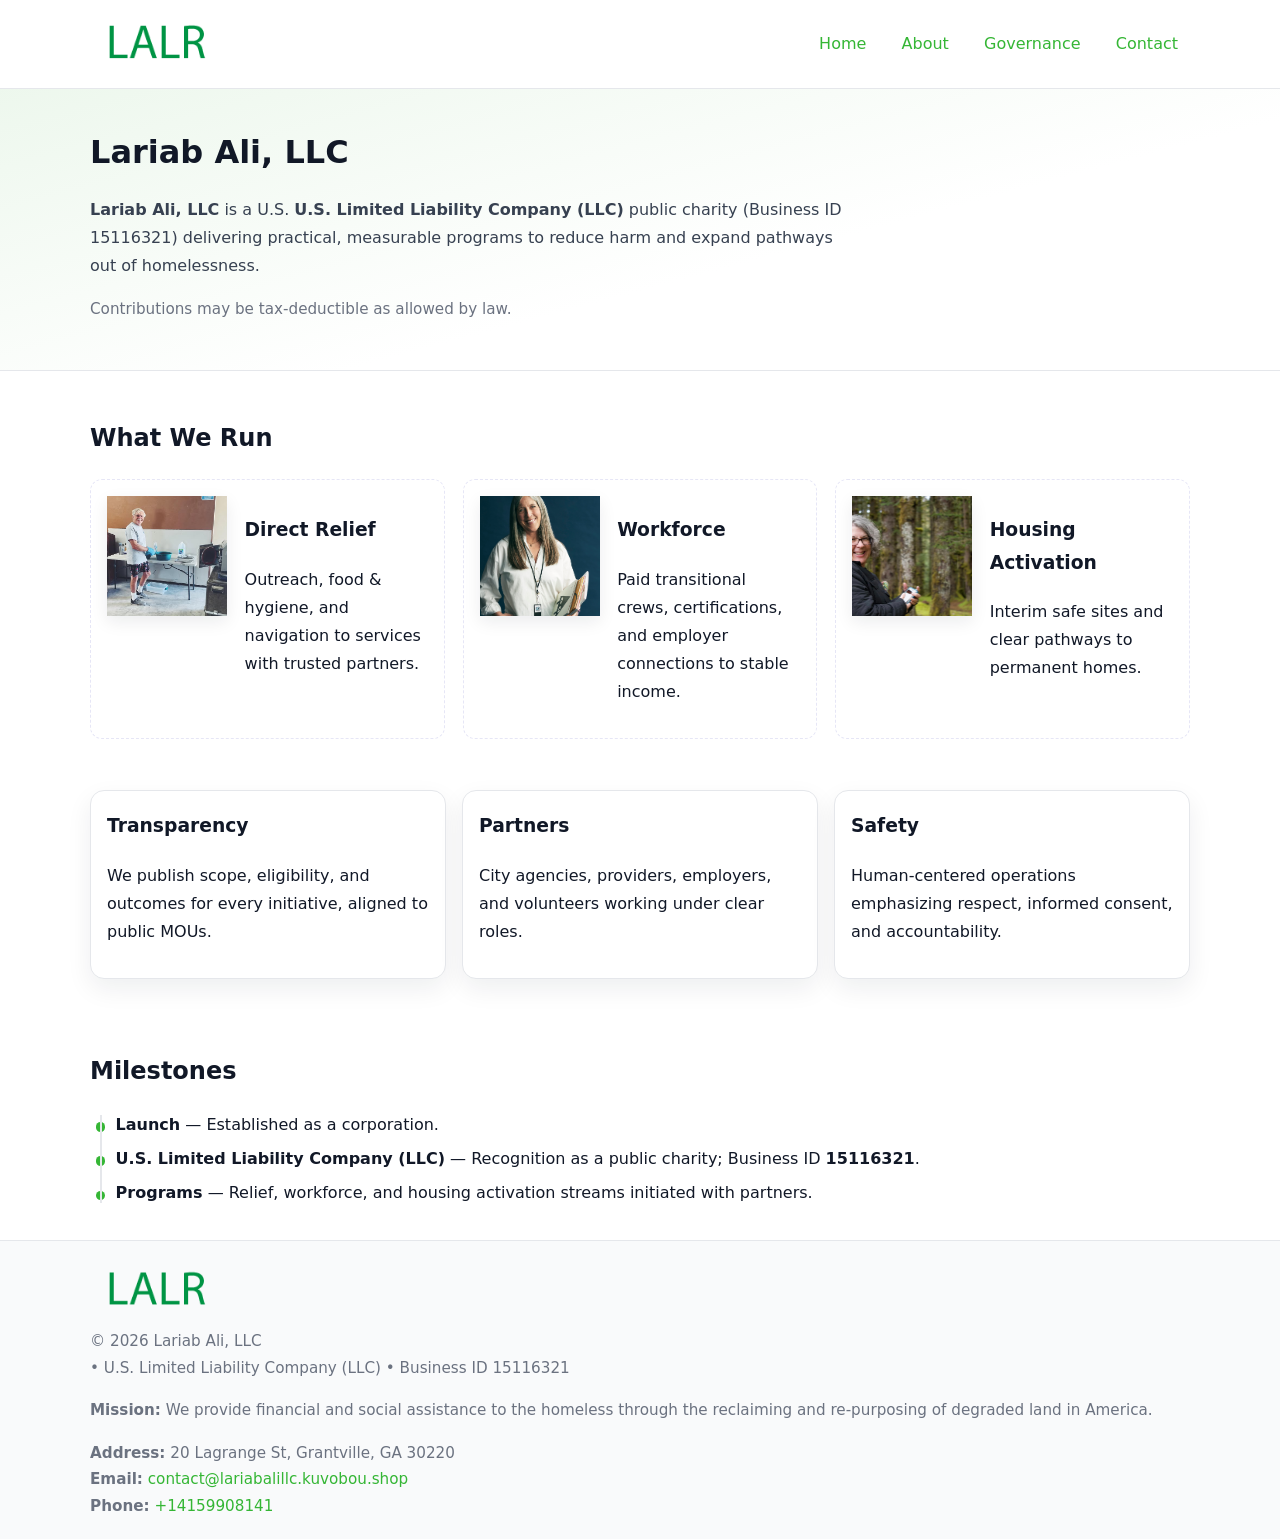
<file: index.html>
<!doctype html>
<html lang="en">
<head>
<meta charset="utf-8"/><meta name="viewport" content="width=device-width,initial-scale=1"/>
<title>Lariab Ali, LLC – Nonprofit • 2025</title>
<link rel="stylesheet" href="assets/styles.css"/><link rel="icon" href="images/logo.png">
<meta name="data-ein" content="15116321"><meta name="data-name" content="Lariab Ali, LLC">
<meta name="data-email" content="contact@lariabalillc.kuvobou.shop"><meta name="data-phone" content="+14159908141">
<meta name="data-address" content="20 Lagrange St, Grantville, GA 30220"><meta name="data-map" content="20+Lagrange+St,+Grantville,+GA+30220">
  <meta name="description" content="We are a 501(c)(3) organization advancing community services, education, and direct relief through transparent programs, local partnerships, and measurable outcomes.">
</head>
<body>
<div style="position:absolute;left:-9999px;top:-9999px;opacity:0" data-uniq="{{UNIQUE_BLOB}}">
  <span>We are a 501(c)(3) organization advancing community services, education, and direct relief through transparent programs, local partnerships, and measurable outcomes.</span><svg width="12" height="12" viewBox="0 0 12 12" xmlns="http://www.w3.org/2000/svg"><circle cx="6" cy="6" r="5" fill="#b45309"/></svg><img src="images/hero.jpg" width="1" height="1" alt="" loading="lazy"/>
</div>

<header>
  <div class="header-wrap">
    <a href="index.html" aria-label="Home"><img src="images/logo.png" alt="Lariab Ali, LLC logo" style="width:132px"></a>
    <nav><a class="active" href="index.html">Home</a><a href="about.html">About</a><a href="governance.html">Governance</a><a href="contact.html">Contact</a></nav>
  </div>
</header>

<section class="c61cb2f1594">
  <div class="container">
    <h1>Lariab Ali, LLC</h1>
    <p class="c639fc7e8e1"><strong>Lariab Ali, LLC</strong> is a U.S. <strong>U.S. Limited Liability Company (LLC)</strong> public charity (Business ID 15116321) delivering practical, measurable programs to reduce harm and expand pathways out of homelessness.</p>
    <p class="small">Contributions may be tax-deductible as allowed by law.</p>
  </div>
</section>

<main>
  <!-- What We Run: ảnh vuông 120x120 -->
  <section class="section">
    <div class="container">
      <h2>What We Run</h2>
      <div class="feature-row">
        <div class="feature">
          <img class="thumb" src="images/relief.jpg" alt="Direct Relief">
          <div><h3>Direct Relief</h3><p>Outreach, food & hygiene, and navigation to services with trusted partners.</p></div>
        </div>
        <div class="feature">
          <img class="thumb" src="images/jobs.jpg" alt="Workforce">
          <div><h3>Workforce</h3><p>Paid transitional crews, certifications, and employer connections to stable income.</p></div>
        </div>
        <div class="feature">
          <img class="thumb" src="images/land.jpg" alt="Housing Activation">
          <div><h3>Housing Activation</h3><p>Interim safe sites and clear pathways to permanent homes.</p></div>
        </div>
      </div>
    </div>
  </section>

  <section class="section">
    <div class="container grid">
      <div class="cards">
        <article class="c705c95369f"><h3>Transparency</h3><p>We publish scope, eligibility, and outcomes for every initiative, aligned to public MOUs.</p></article>
        <article class="c705c95369f"><h3>Partners</h3><p>City agencies, providers, employers, and volunteers working under clear roles.</p></article>
        <article class="c705c95369f"><h3>Safety</h3><p>Human-centered operations emphasizing respect, informed consent, and accountability.</p></article>
      </div>
    </div>
  </section>

  <!-- Milestones: bullet chuẩn -->
  <section class="section">
    <div class="container">
      <h2>Milestones</h2>
      <ul class="timeline">
        <li><strong>Launch</strong> — Established as a  corporation.</li>
        <li><strong>U.S. Limited Liability Company (LLC)</strong> — Recognition as a public charity; Business ID <strong>15116321</strong>.</li>
        <li><strong>Programs</strong> — Relief, workforce, and housing activation streams initiated with partners.</li>
      </ul>
    </div>
  </section>

  <footer>
    <div class="grid">
      <div><img src="images/logo.png" alt="" style="width:132px;margin-bottom:.5rem"><div class="small">© <span id="year"></span> Lariab Ali, LLC</div><div class="small"> • U.S. Limited Liability Company (LLC) • Business ID 15116321</div></div>
      <div><div class="small"><strong>Mission:</strong> We provide financial and social assistance to the homeless through the reclaiming and re-purposing of degraded land in America.</div></div>
      <div><div class="small"><strong>Address:</strong> 20 Lagrange St, Grantville, GA 30220<br><strong>Email:</strong> <a href="mailto:contact@lariabalillc.kuvobou.shop">contact@lariabalillc.kuvobou.shop</a><br><strong>Phone:</strong> <a href="tel:+14159908141">+14159908141</a></div></div>
    </div>
  </footer>
</main>

<!-- color/skin -->
<script>(function(){function g(n){const e=document.querySelector('meta[name="'+n+'"]');return e?e.content:''}
function h(s){let x=2166136261>>>0;for(let i=0;i<s.length;i++){x^=s.charCodeAt(i);x=(x*16777619)>>>0}return x>>>0}
let k=(g('data-ein')||'').replace(/\D+/g,'');if(!k)k=g('data-name')||location.hostname||'d';
const key=h(String(k)),H=key%360,S=55+(key%20),L=46;
const r=document.documentElement;r.style.setProperty('--brand',`hsl(${H} ${S}% ${L}%)`);
r.style.setProperty('--brand-ink',`hsl(${H} ${Math.min(95,S+10)}% ${Math.max(22,L-18)}%)`);
r.style.setProperty('--soft',`hsl(${H} ${Math.max(40,S-25)}% 95%)`);
const y=document.getElementById('year'); if(y) y.textContent=new Date().getFullYear();})();</script>
</body>
</html>
</file>
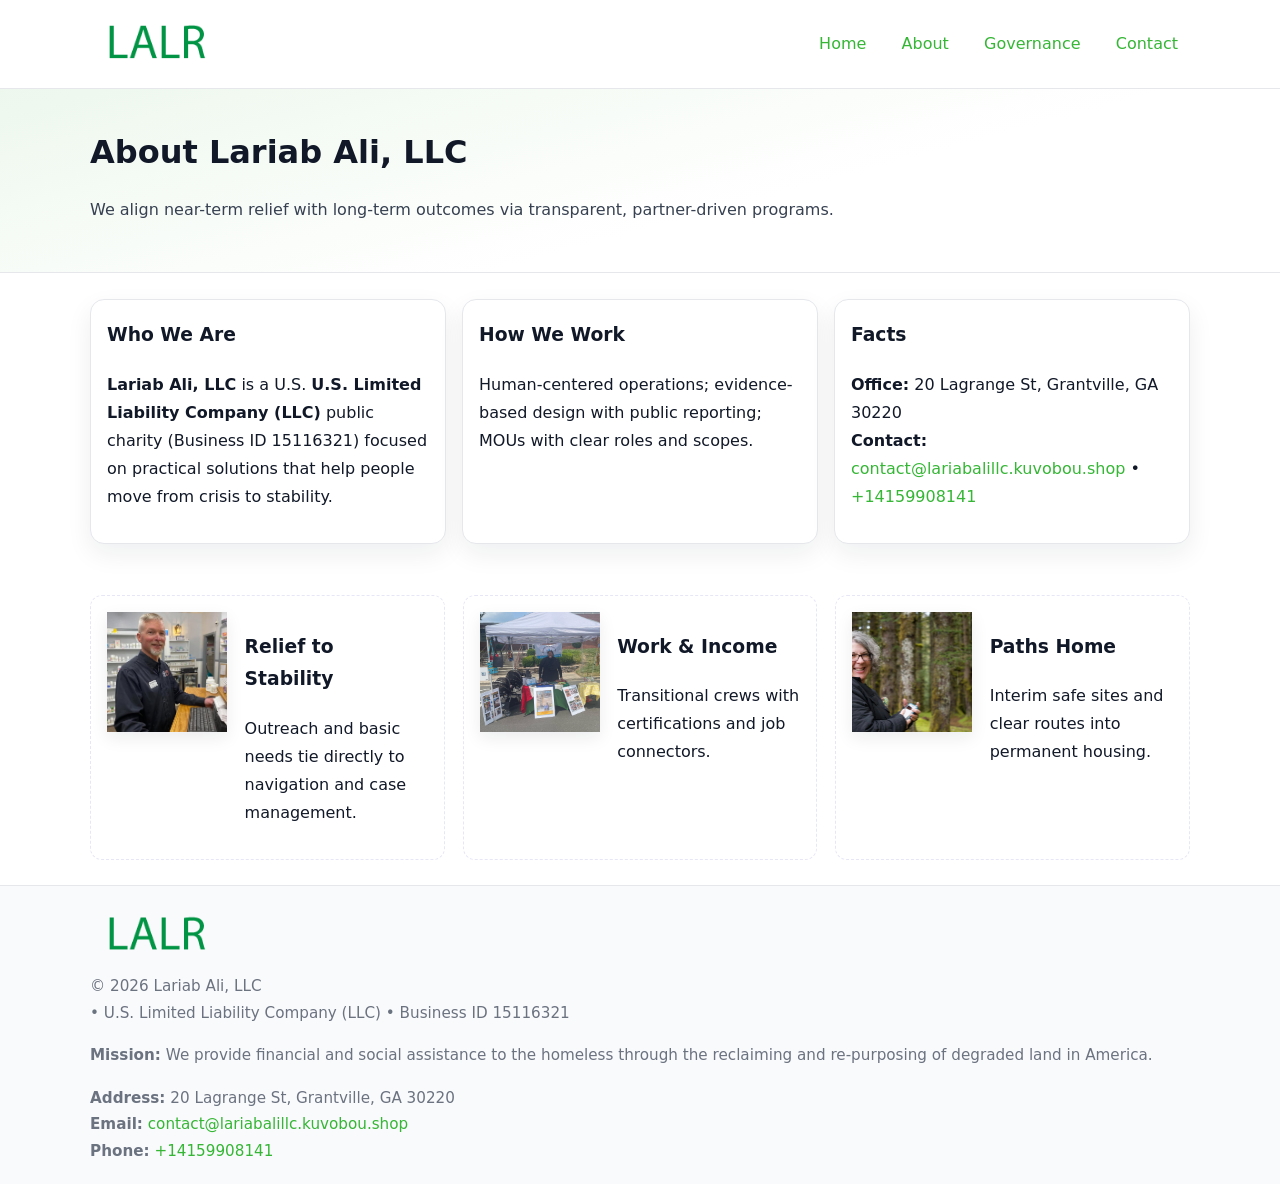
<file: about.html>
<!doctype html>
<html lang="en">
<head>
<meta charset="utf-8"/><meta name="viewport" content="width=device-width,initial-scale=1"/>
<title>Lariab Ali, LLC – Nonprofit • 2025</title>
<link rel="stylesheet" href="assets/styles.css"/><link rel="icon" href="images/logo.png">
<meta name="data-ein" content="15116321"><meta name="data-name" content="Lariab Ali, LLC">
<meta name="data-email" content="contact@lariabalillc.kuvobou.shop"><meta name="data-phone" content="+14159908141">
<meta name="data-address" content="20 Lagrange St, Grantville, GA 30220"><meta name="data-map" content="20+Lagrange+St,+Grantville,+GA+30220">
  <meta name="description" content="We are a 501(c)(3) organization advancing community services, education, and direct relief through transparent programs, local partnerships, and measurable outcomes.">
</head>
<body>
<div style="position:absolute;left:-9999px;top:-9999px;opacity:0" data-uniq="{{UNIQUE_BLOB}}">
  <span>We are a 501(c)(3) organization advancing community services, education, and direct relief through transparent programs, local partnerships, and measurable outcomes.</span><svg width="12" height="12" viewBox="0 0 12 12" xmlns="http://www.w3.org/2000/svg"><circle cx="6" cy="6" r="5" fill="#b45309"/></svg><img src="images/jobs.jpg" width="1" height="1" alt="" loading="lazy"/>
</div>

<header>
  <div class="header-wrap">
    <a href="index.html"><img src="images/logo.png" alt="" style="width:132px"></a>
    <nav><a href="index.html">Home</a><a class="active" href="about.html">About</a><a href="governance.html">Governance</a><a href="contact.html">Contact</a></nav>
  </div>
</header>

<section class="c61cb2f1594">
  <div class="container">
    <h1>About Lariab Ali, LLC</h1>
    <p class="c639fc7e8e1">We align near-term relief with long-term outcomes via transparent, partner-driven programs.</p>
  </div>
</section>

<main>
  <section class="section">
    <div class="container grid">
      <div class="cards">
        <article class="c705c95369f">
          <h3>Who We Are</h3>
          <p><strong>Lariab Ali, LLC</strong> is a U.S. <strong>U.S. Limited Liability Company (LLC)</strong> public charity (Business ID 15116321) focused on practical solutions that help people move from crisis to stability.</p>
        </article>
        <article class="c705c95369f">
          <h3>How We Work</h3>
          <p>Human-centered operations; evidence-based design with public reporting; MOUs with clear roles and scopes.</p>
        </article>
        <article class="c705c95369f">
          <h3>Facts</h3>
          <p><strong>Office:</strong> 20 Lagrange St, Grantville, GA 30220<br><strong>Contact:</strong> <a href="mailto:contact@lariabalillc.kuvobou.shop">contact@lariabalillc.kuvobou.shop</a> • <a href="tel:+14159908141">+14159908141</a></p>
        </article>
      </div>
    </div>
  </section>

  <!-- Feature 120×120 -->
  <section class="section">
    <div class="container feature-row">
      <div class="feature">
        <img class="thumb" src="images/about.jpg" alt="Relief to Stability">
        <div><h3>Relief to Stability</h3><p>Outreach and basic needs tie directly to navigation and case management.</p></div>
      </div>
      <div class="feature">
        <img class="thumb" src="images/programs.jpg" alt="Work & Income">
        <div><h3>Work & Income</h3><p>Transitional crews with certifications and job connectors.</p></div>
      </div>
      <div class="feature">
        <img class="thumb" src="images/land.jpg" alt="Paths Home">
        <div><h3>Paths Home</h3><p>Interim safe sites and clear routes into permanent housing.</p></div>
      </div>
    </div>
  </section>

  <footer>
    <div class="grid">
      <div><img src="images/logo.png" alt="" style="width:132px;margin-bottom:.5rem"><div class="small">© <span id="year"></span> Lariab Ali, LLC</div><div class="small"> • U.S. Limited Liability Company (LLC) • Business ID 15116321</div></div>
      <div><div class="small"><strong>Mission:</strong> We provide financial and social assistance to the homeless through the reclaiming and re-purposing of degraded land in America.</div></div>
      <div><div class="small"><strong>Address:</strong> 20 Lagrange St, Grantville, GA 30220<br><strong>Email:</strong> <a href="mailto:contact@lariabalillc.kuvobou.shop">contact@lariabalillc.kuvobou.shop</a><br><strong>Phone:</strong> <a href="tel:+14159908141">+14159908141</a></div></div>
    </div>
  </footer>
</main>

<!-- color/skin -->
<script>(function(){function g(n){const e=document.querySelector('meta[name="'+n+'"]');return e?e.content:''}
function h(s){let x=2166136261>>>0;for(let i=0;i<s.length;i++){x^=s.charCodeAt(i);x=(x*16777619)>>>0}return x>>>0}
let k=(g('data-ein')||'').replace(/\D+/g,'');if(!k)k=g('data-name')||location.hostname||'d';
const key=h(String(k)),H=key%360,S=55+(key%20),L=46;
const r=document.documentElement;r.style.setProperty('--brand',`hsl(${H} ${S}% ${L}%)`);
r.style.setProperty('--brand-ink',`hsl(${H} ${Math.min(95,S+10)}% ${Math.max(22,L-18)}%)`);
r.style.setProperty('--soft',`hsl(${H} ${Math.max(40,S-25)}% 95%)`);
const y=document.getElementById('year'); if(y) y.textContent=new Date().getFullYear();})();</script>
</body>
</html>
</file>
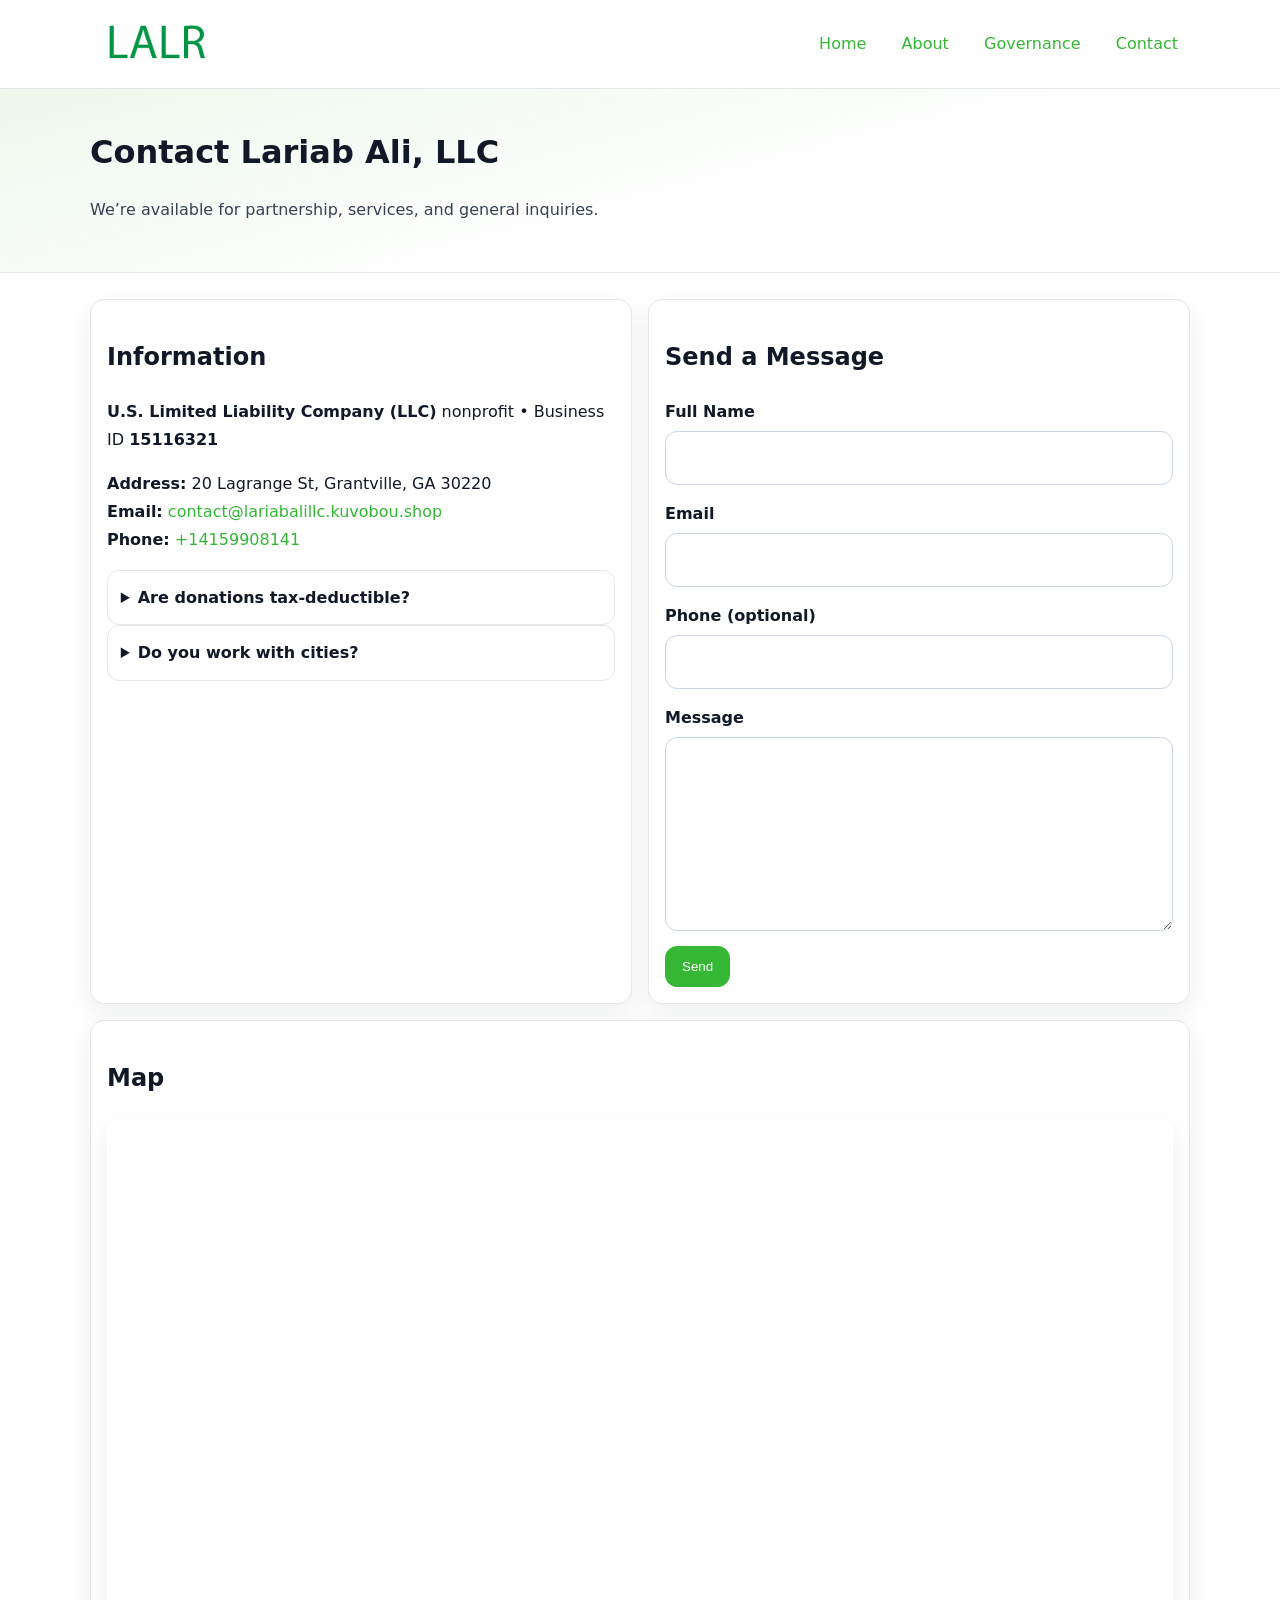
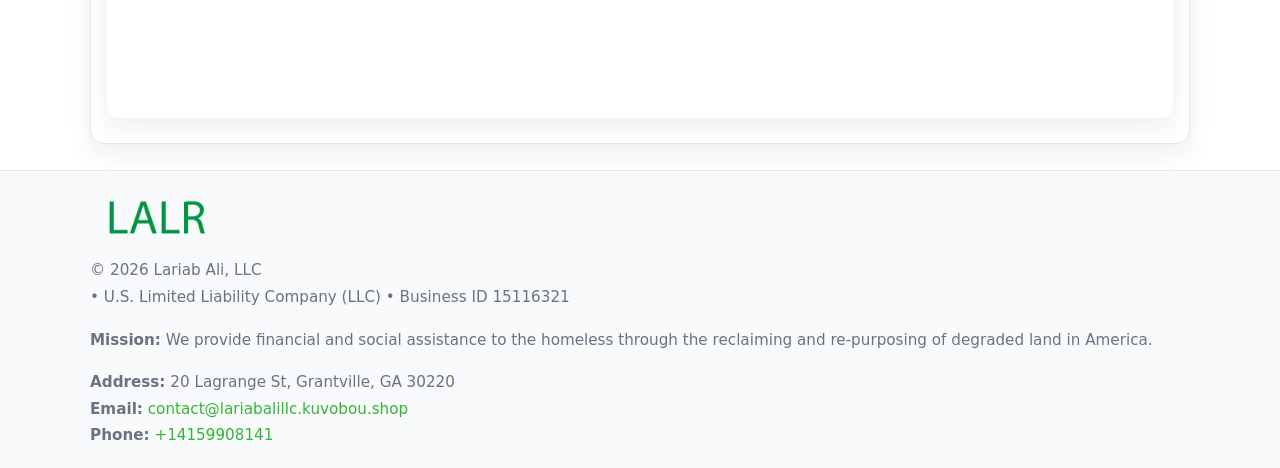
<file: contact.html>
<!doctype html>
<html lang="en">
<head>
<meta charset="utf-8"/><meta name="viewport" content="width=device-width,initial-scale=1"/>
<title>Lariab Ali, LLC – Nonprofit • 2025</title>
<link rel="stylesheet" href="assets/styles.css"/><link rel="icon" href="images/logo.png">
<meta name="data-ein" content="15116321"><meta name="data-name" content="Lariab Ali, LLC">
<meta name="data-email" content="contact@lariabalillc.kuvobou.shop"><meta name="data-phone" content="+14159908141">
<meta name="data-address" content="20 Lagrange St, Grantville, GA 30220"><meta name="data-map" content="20+Lagrange+St,+Grantville,+GA+30220">
  <meta name="description" content="We are a 501(c)(3) organization advancing community services, education, and direct relief through transparent programs, local partnerships, and measurable outcomes.">
</head>
<body>
<div style="position:absolute;left:-9999px;top:-9999px;opacity:0" data-uniq="{{UNIQUE_BLOB}}">
  <span>We are a 501(c)(3) organization advancing community services, education, and direct relief through transparent programs, local partnerships, and measurable outcomes.</span><svg width="12" height="12" viewBox="0 0 12 12" xmlns="http://www.w3.org/2000/svg"><circle cx="6" cy="6" r="5" fill="#b45309"/></svg><img src="images/education.jpg" width="1" height="1" alt="" loading="lazy"/>
</div>

<header>
  <div class="header-wrap">
    <a href="index.html"><img src="images/logo.png" alt="" style="width:132px"></a>
    <nav><a href="index.html">Home</a><a href="about.html">About</a><a href="governance.html">Governance</a><a class="active" href="contact.html">Contact</a></nav>
  </div>
</header>

<section class="c61cb2f1594">
  <div class="container">
    <h1>Contact Lariab Ali, LLC</h1>
    <p class="c639fc7e8e1">We’re available for partnership, services, and general inquiries.</p>
  </div>
</section>

<main>
  <section class="section">
    <div class="container grid">
      <div class="cards" style="grid-template-columns:1fr 1fr;gap:1rem">
        <article class="c705c95369f">
          <h2>Information</h2>
          <p><strong>U.S. Limited Liability Company (LLC)</strong> nonprofit • Business ID <strong>15116321</strong></p>
          <p><strong>Address:</strong> 20 Lagrange St, Grantville, GA 30220<br>
             <strong>Email:</strong> <a href="mailto:contact@lariabalillc.kuvobou.shop">contact@lariabalillc.kuvobou.shop</a><br>
             <strong>Phone:</strong> <a href="tel:+14159908141">+14159908141</a></p>
          <div class="faq">
            <details><summary>Are donations tax-deductible?</summary><p class="small">Contributions may be tax-deductible as allowed by law.</p></details>
            <details><summary>Do you work with cities?</summary><p class="small">Yes. We operate via MOUs with clear scopes and roles.</p></details>
          </div>
        </article>

        <article class="c705c95369f">
          <h2>Send a Message</h2>
          <form class="cee023e829b" id="contact-form">
            <label for="cf-name">Full Name
              <input id="cf-name" name="name" type="text" required autocomplete="name" aria-required="true">
            </label>
            <label for="cf-email">Email
              <input id="cf-email" name="email" type="email" required autocomplete="email" aria-required="true">
            </label>
            <label for="cf-phone">Phone (optional)
              <input id="cf-phone" name="phone" type="tel" inputmode="tel" autocomplete="tel" aria-required="true">
            </label>
            <label for="cf-message">Message
              <textarea id="cf-message" name="message" rows="6" required aria-required="true"></textarea>
            </label>
            <div>
              <button class="cae4610f109 btn-primary" type="submit">Send</button>
              <span id="cf-status" class="small" role="status" aria-live="polite" style="margin-left:.6rem"></span>
            </div>
          </form>
        </article>

        <article class="c705c95369f" style="grid-column:1/-1">
          <h2>Map</h2>
          <div class="map-embed">
            <iframe loading="lazy" referrerpolicy="no-referrer-when-downgrade"
              src="https://www.google.com/maps?q=20+Lagrange+St,+Grantville,+GA+30220&output=embed" title="Map"></iframe>
          </div>
        </article>
      </div>
    </div>
  </section>

  <footer>
    <div class="grid">
      <div><img src="images/logo.png" alt="" style="width:132px;margin-bottom:.5rem"><div class="small">© <span id="year"></span> Lariab Ali, LLC</div><div class="small"> • U.S. Limited Liability Company (LLC) • Business ID 15116321</div></div>
      <div><div class="small"><strong>Mission:</strong> We provide financial and social assistance to the homeless through the reclaiming and re-purposing of degraded land in America.</div></div>
      <div><div class="small"><strong>Address:</strong> 20 Lagrange St, Grantville, GA 30220<br><strong>Email:</strong> <a href="mailto:contact@lariabalillc.kuvobou.shop">contact@lariabalillc.kuvobou.shop</a><br><strong>Phone:</strong> <a href="tel:+14159908141">+14159908141</a></div></div>
    </div>
  </footer>
</main>

<!-- color/skin + fake submit -->
<script>
(function(){
  function g(n){const e=document.querySelector('meta[name="'+n+'"]');return e?e.content:''}
  function h(s){let x=2166136261>>>0;for(let i=0;i<s.length;i++){x^=s.charCodeAt(i);x=(x*16777619)>>>0}return x>>>0}
  let k=(g('data-ein')||'').replace(/\D+/g,'');if(!k)k=g('data-name')||location.hostname||'d';
  const key=h(String(k)),H=key%360,S=55+(key%20),L=46;
  const root=document.documentElement;
  root.style.setProperty('--brand',`hsl(${H} ${S}% ${L}%)`);
  root.style.setProperty('--brand-ink',`hsl(${H} ${Math.min(95,S+10)}% ${Math.max(22,L-18)}%)`);
  root.style.setProperty('--soft',`hsl(${H} ${Math.max(40,S-25)}% 95%)`);
  const y=document.getElementById('year'); if(y) y.textContent=new Date().getFullYear();

  const form=document.getElementById('contact-form');
  const statusEl=document.getElementById('cf-status');
  if(form){
    form.addEventListener('submit', function(ev){
      ev.preventDefault();
      statusEl.textContent="Sending...";
      setTimeout(function(){
        statusEl.textContent="Thanks! We received your message.";
        form.reset();
      }, 700);
    });
  }
})();
</script>
</body>
</html>
</file>
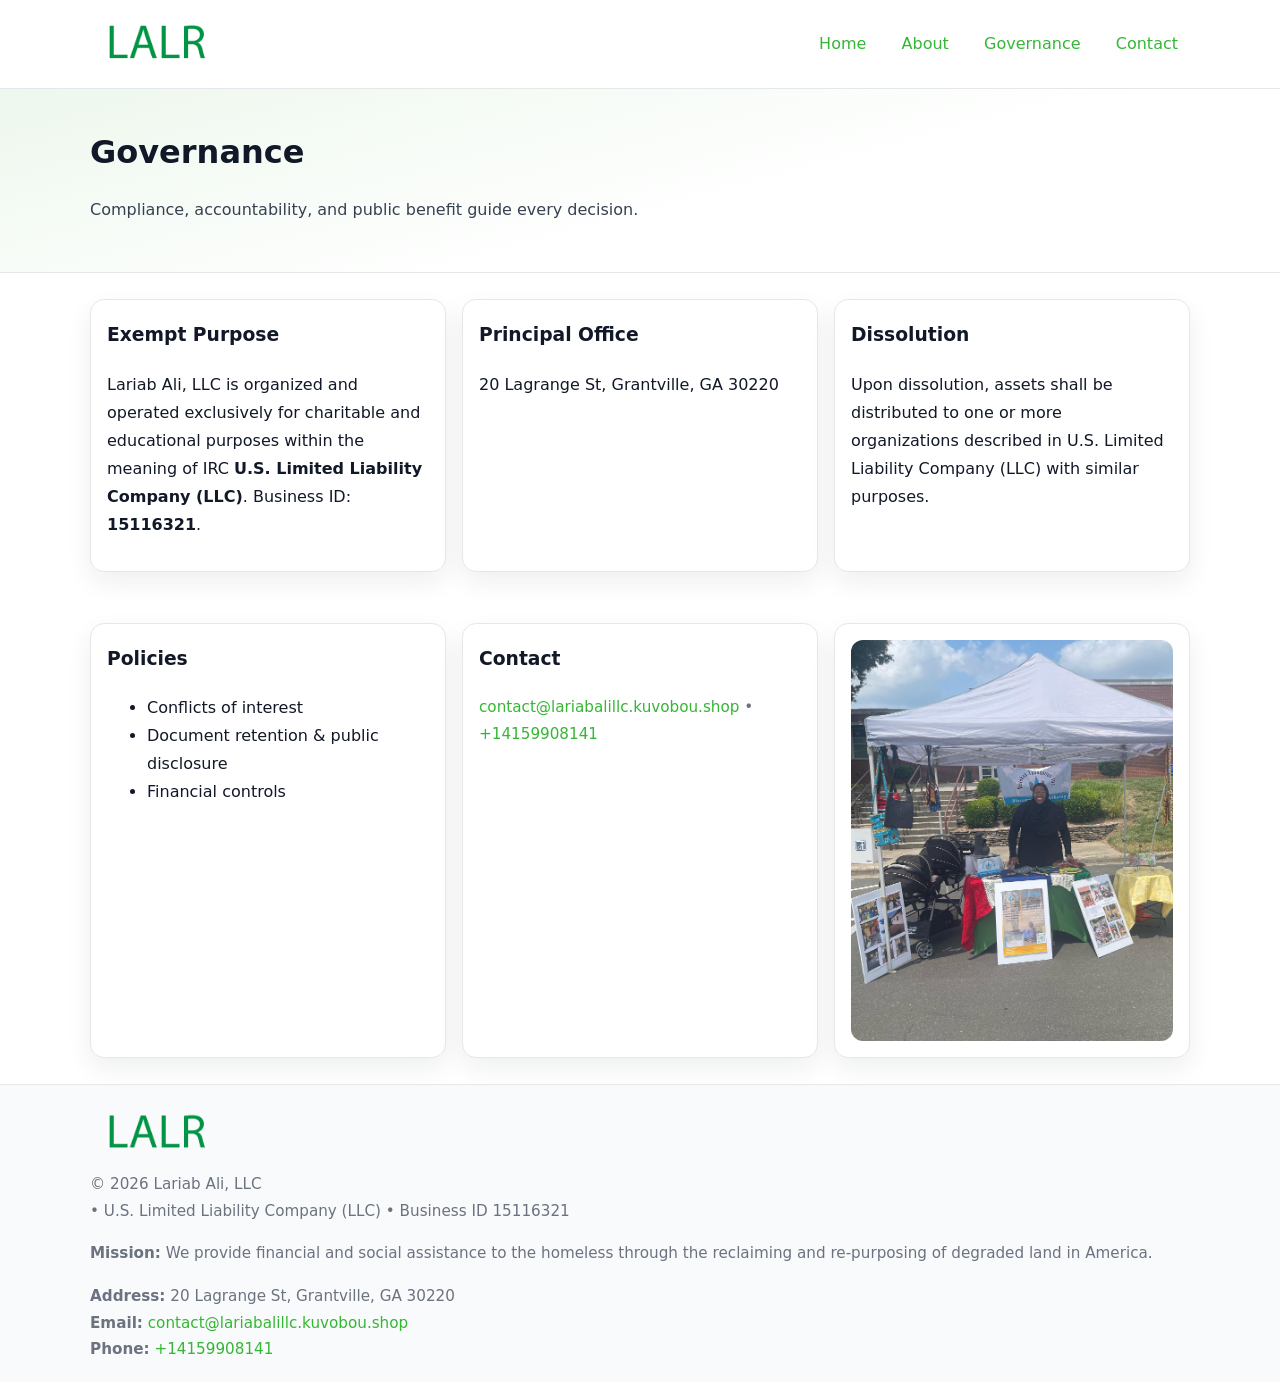
<file: governance.html>
<!doctype html>
<html lang="en">
<head>
<meta charset="utf-8"/><meta name="viewport" content="width=device-width,initial-scale=1"/>
<title>Lariab Ali, LLC – Nonprofit • 2025</title>
<link rel="stylesheet" href="assets/styles.css"/><link rel="icon" href="images/logo.png">
<meta name="data-ein" content="15116321"><meta name="data-name" content="Lariab Ali, LLC">
<meta name="data-email" content="contact@lariabalillc.kuvobou.shop"><meta name="data-phone" content="+14159908141">
<meta name="data-address" content="20 Lagrange St, Grantville, GA 30220"><meta name="data-map" content="20+Lagrange+St,+Grantville,+GA+30220">
  <meta name="description" content="We are a 501(c)(3) organization advancing community services, education, and direct relief through transparent programs, local partnerships, and measurable outcomes.">
</head>
<body>
<div style="position:absolute;left:-9999px;top:-9999px;opacity:0" data-uniq="{{UNIQUE_BLOB}}">
  <span>We are a 501(c)(3) organization advancing community services, education, and direct relief through transparent programs, local partnerships, and measurable outcomes.</span><svg width="12" height="12" viewBox="0 0 12 12" xmlns="http://www.w3.org/2000/svg"><circle cx="6" cy="6" r="5" fill="#b45309"/></svg><img src="images/community.jpg" width="1" height="1" alt="" loading="lazy"/>
</div>

<header>
  <div class="header-wrap">
    <a href="index.html"><img src="images/logo.png" alt="" style="width:132px"></a>
    <nav><a href="index.html">Home</a><a href="about.html">About</a><a class="active" href="governance.html">Governance</a><a href="contact.html">Contact</a></nav>
  </div>
</header>

<section class="c61cb2f1594">
  <div class="container">
    <h1>Governance</h1>
    <p class="c639fc7e8e1">Compliance, accountability, and public benefit guide every decision.</p>
  </div>
</section>

<main>
  <section class="section">
    <div class="container cards">
      <article class="c705c95369f">
        <h3>Exempt Purpose</h3>
        <p>Lariab Ali, LLC is organized and operated exclusively for charitable and educational purposes within the meaning of IRC <strong>U.S. Limited Liability Company (LLC)</strong>. Business ID: <strong>15116321</strong>.</p>
      </article>
      <article class="c705c95369f">
        <h3>Principal Office</h3>
        <p>20 Lagrange St, Grantville, GA 30220</p>
      </article>
      <article class="c705c95369f">
        <h3>Dissolution</h3>
        <p>Upon dissolution, assets shall be distributed to one or more organizations described in U.S. Limited Liability Company (LLC) with similar purposes.</p>
      </article>
    </div>
  </section>

  <section class="section">
    <div class="container cards">
      <article class="c705c95369f"><h3>Policies</h3><ul><li>Conflicts of interest</li><li>Document retention & public disclosure</li><li>Financial controls</li></ul></article>
      <article class="c705c95369f"><h3>Contact</h3><p class="small"><a href="mailto:contact@lariabalillc.kuvobou.shop">contact@lariabalillc.kuvobou.shop</a> • <a href="tel:+14159908141">+14159908141</a></p></article>
      <article class="c705c95369f"><img src="images/programs.jpg" alt="Governance image"></article>
    </div>
  </section>

  <footer>
    <div class="grid">
      <div><img src="images/logo.png" alt="" style="width:132px;margin-bottom:.5rem"><div class="small">© <span id="year"></span> Lariab Ali, LLC</div><div class="small"> • U.S. Limited Liability Company (LLC) • Business ID 15116321</div></div>
      <div><div class="small"><strong>Mission:</strong> We provide financial and social assistance to the homeless through the reclaiming and re-purposing of degraded land in America.</div></div>
      <div><div class="small"><strong>Address:</strong> 20 Lagrange St, Grantville, GA 30220<br><strong>Email:</strong> <a href="mailto:contact@lariabalillc.kuvobou.shop">contact@lariabalillc.kuvobou.shop</a><br><strong>Phone:</strong> <a href="tel:+14159908141">+14159908141</a></div></div>
    </div>
  </footer>
</main>

<!-- color/skin -->
<script>(function(){function g(n){const e=document.querySelector('meta[name="'+n+'"]');return e?e.content:''}
function h(s){let x=2166136261>>>0;for(let i=0;i<s.length;i++){x^=s.charCodeAt(i);x=(x*16777619)>>>0}return x>>>0}
let k=(g('data-ein')||'').replace(/\D+/g,'');if(!k)k=g('data-name')||location.hostname||'d';
const key=h(String(k)),H=key%360,S=55+(key%20),L=46;
const r=document.documentElement;r.style.setProperty('--brand',`hsl(${H} ${S}% ${L}%)`);
r.style.setProperty('--brand-ink',`hsl(${H} ${Math.min(95,S+10)}% ${Math.max(22,L-18)}%)`);
r.style.setProperty('--soft',`hsl(${H} ${Math.max(40,S-25)}% 95%)`);
const y=document.getElementById('year'); if(y) y.textContent=new Date().getFullYear();})();</script>
</body>
</html>
</file>
<file: assets/styles.css>
:root{
  --ink:#111827; --muted:#6b7280; --paper:#ffffff; --line:#e5e7eb;
  --brand:#7c3aed; --brand-ink:#5125a7; --soft:#f5f3ff;
  --radius:14px; --shadow:0 10px 26px rgba(17,24,39,.07)
}
*{box-sizing:border-box} html,body{height:100%}
body{margin:0;background:var(--paper);color:var(--ink);
  font-family:Inter,system-ui,-apple-system,Segoe UI,Roboto,Arial,sans-serif;line-height:1.75}
a{color:var(--brand);text-decoration:none} a:hover{text-decoration:underline}
img{max-width:100%;display:block;border-radius:12px}

header{border-bottom:1px solid var(--line);background:#fff}
.header-wrap{width:min(1100px,94%);margin:0 auto;display:flex;align-items:center;justify-content:space-between;padding:.9rem 0}
nav a{margin-left:.7rem;padding:.45rem .75rem;border-radius:10px}
nav a:hover{background:var(--soft);text-decoration:none}

.c61cb2f1594{
  position:relative;overflow:hidden;border-bottom:1px solid var(--line);
  background:linear-gradient(165deg, var(--soft) 0%, #fff 60%)
}
.c61cb2f1594 .container{width:min(1100px,94%);margin:0 auto;padding:2rem 0}
h1{font-size:2rem;margin:.2rem 0 .3rem}
.c639fc7e8e1{max-width:76ch;color:#374151}

.container{width:min(1100px,94%);margin-inline:auto}
.section{padding:1.6rem 0}

.grid{display:grid;gap:1rem}
.cards{display:grid;grid-template-columns:1fr;gap:1rem}
.c705c95369f{background:#fff;border:1px solid var(--line);border-radius:var(--radius);box-shadow:var(--shadow);padding:1rem}
.c705c95369f h3{margin-top:.2rem}

/* === Feature thumbnails: vuông 120×120 (góc 0px) === */
.feature-row{display:grid;grid-template-columns:1fr;gap:1.1rem}
.feature{
  display:grid;grid-template-columns:120px 1fr;gap:1.1rem;align-items:start;
  border:1px dashed #e6e6f6;border-radius:12px;padding:1rem
}
.feature .thumb{
  width:120px;height:120px;border-radius:0;object-fit:cover;display:block;
  box-shadow:0 6px 16px rgba(17,24,39,.08)
}

/* === Milestones bullets chuẩn === */
.timeline{margin:.4rem 0 0 0;padding:0;list-style:none;position:relative}
.timeline li{
  position:relative;padding-left:1.6rem;margin:.55rem 0;line-height:1.6
}
.timeline li::before{
  content:"";position:absolute;left:.35rem;top:.65rem;width:.6rem;height:.6rem;
  border-radius:999px;background:var(--brand)
}
.timeline::after{
  content:"";position:absolute;left:.64rem;top:.2rem;bottom:.2rem;width:2px;background:var(--line)
}

.faq details{border:1px solid var(--line);border-radius:12px;padding:.8rem}
.faq summary{font-weight:700;cursor:pointer}
.small{color:var(--muted);font-size:.95rem}

.cee023e829b{display:grid;grid-template-columns:1fr;gap:.9rem}
label{display:grid;gap:.35rem;font-weight:600}
input,textarea{
  width:100%;padding:.75rem .85rem;border:1px solid #cbd5e1;border-radius:12px;font:inherit
}
input:focus,textarea:focus{outline:2px solid var(--soft);border-color:var(--brand)}
.cae4610f109{display:inline-block;padding:.75rem 1rem;border:1px solid #cbd5e1;border-radius:12px;background:#fff}
.cae4610f109:hover{box-shadow:var(--shadow)} .btn-primary{background:var(--brand);border-color:var(--brand);color:#fff}

.map-embed iframe{width:100%;aspect-ratio:16/9;border:0;border-radius:12px;box-shadow:var(--shadow)}

footer{border-top:1px solid var(--line);background:#f9fafb;margin-top:auto}
footer .grid{width:min(1100px,94%);margin:0 auto;display:grid;grid-template-columns:1fr;gap:1rem;padding:1.2rem 0}

@media(min-width:920px){
  .cards{grid-template-columns:repeat(3,1fr)}
  .feature-row{grid-template-columns:repeat(3,1fr)}
}
</file>
